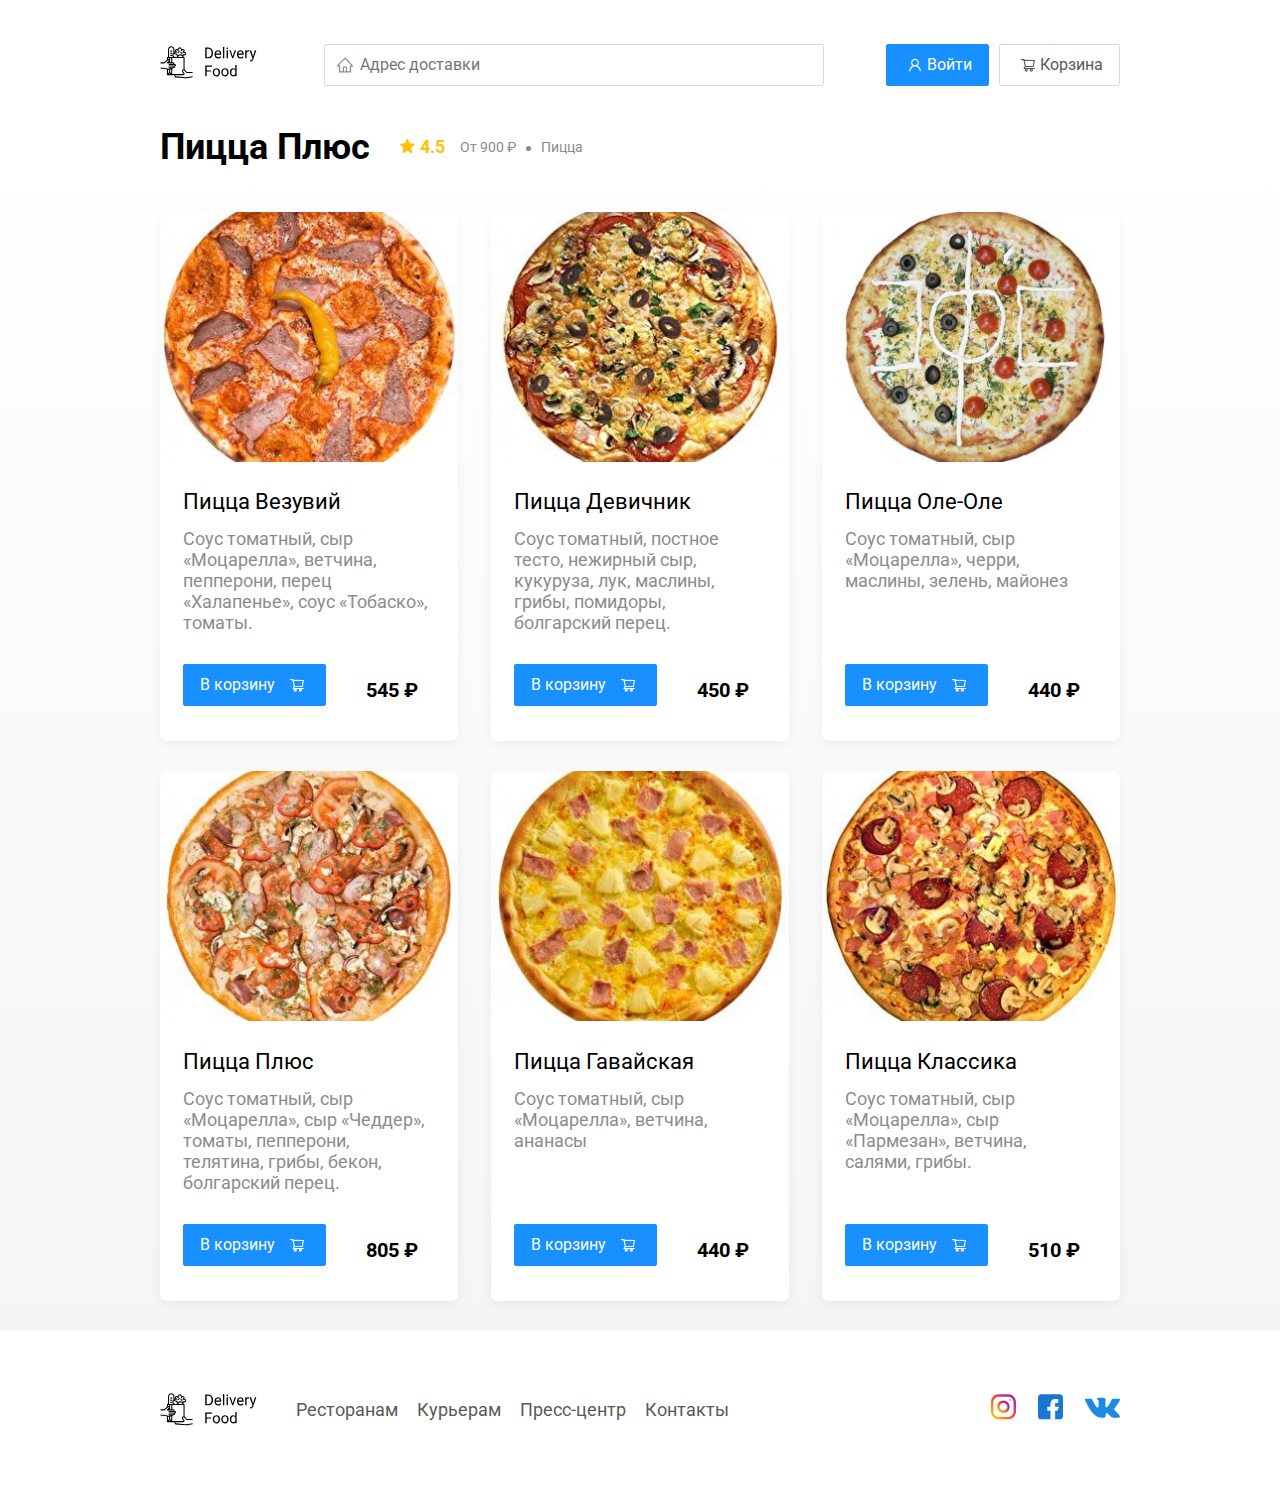
<file: restaurant.html>
<!DOCTYPE html>
<html lang="ru">
<head>
	<meta charset="UTF-8"/>
	<meta name="viewport" content="width=device-width, initial-scale=1.0"/>
	<title>PizzaBurger — доставка еды на дом</title>
	<link
			href="https://fonts.googleapis.com/css?family=Roboto:400,700&display=swap&subset=cyrillic"
			rel="stylesheet"
	/>
	<link rel="stylesheet" href="css/normalize.css"/>
	<link rel="stylesheet" href="css/style.css"/>
</head>
<body>
	<div class="container">
		<header class="header">
			<a href="index.html" class="logo">
				<img src="img/icon/logo.svg" alt="Logo"/>
			</a>
			<label class="address">
				<input type="text" class="input input-address" placeholder="Адрес доставки"/>
			</label>
			<div class="buttons">
				<button class="button button-primary button-auth">
					<span class="button-auth-svg"></span>
					<span class="button-text">Войти</span>
				</button>
				<button class="button" id="cart-button">
					<span class="button-cart-svg"></span>
					<span class="button-text">Корзина</span>
				</button>
			</div>
		</header>
	</div>
	<!-- /.container  -->

	<main class="main">
		<div class="container">
			<section class="menu">
				<div class="section-heading">
					<h2 class="section-title restaurant-title">Пицца Плюс</h2>
					<div class="card-info">
						<div class="rating">
							4.5
						</div>
						<div class="price">От 900 ₽</div>
						<div class="category">Пицца</div>
					</div>
					<!-- /.card-info -->
				</div>
				<div class="cards cards-menu">
					<div class="card">
						<img src="img/pizza-plus/pizza-vesuvius.jpg" alt="image" class="card-image"/>
						<div class="card-text">
							<div class="card-heading">
								<h3 class="card-title card-title-reg">Пицца Везувий</h3>
							</div>
							<!-- /.card-heading -->
							<div class="card-info">
								<div class="ingredients">Соус томатный, сыр «Моцарелла», ветчина, пепперони, перец
								                         «Халапенье», соус «Тобаско», томаты.
								</div>
							</div>
							<!-- /.card-info -->
							<div class="card-buttons">
								<button class="button button-primary button-add-cart">
									<span class="button-card-text">В корзину</span>
									<span class="button-cart-svg"></span>
								</button>
								<strong class="card-price-bold">545 ₽</strong>
							</div>
						</div>
						<!-- /.card-text -->
					</div>
					<!-- /.card -->

					<div class="card">
						<img src="img/pizza-plus/pizza-girls.jpg" alt="image" class="card-image"/>
						<div class="card-text">
							<div class="card-heading">
								<h3 class="card-title card-title-reg">Пицца Девичник</h3>
							</div>
							<!-- /.card-heading -->
							<div class="card-info">
								<div class="ingredients">Соус томатный, постное тесто, нежирный сыр, кукуруза, лук, маслины,
								                         грибы, помидоры, болгарский перец.
								</div>
							</div>
							<!-- /.card-info -->
							<div class="card-buttons">
								<button class="button button-primary button-add-cart">
									<span class="button-card-text">В корзину</span>
									<span class="button-cart-svg"></span>
								</button>
								<strong class="card-price-bold">450 ₽</strong>
							</div>
						</div>
						<!-- /.card-text -->
					</div>
					<!-- /.card -->

					<div class="card">
						<img src="img/pizza-plus/pizza-oleole.jpg" alt="image" class="card-image"/>
						<div class="card-text">
							<div class="card-heading">
								<h3 class="card-title card-title-reg">Пицца Оле-Оле</h3>
							</div>
							<!-- /.card-heading -->
							<div class="card-info">
								<div class="ingredients">Соус томатный, сыр «Моцарелла», черри, маслины, зелень, майонез
								</div>
							</div>
							<!-- /.card-info -->
							<div class="card-buttons">
								<button class="button button-primary button-add-cart">
									<span class="button-card-text">В корзину</span>
									<span class="button-cart-svg"></span>
								</button>
								<strong class="card-price-bold">440 ₽</strong>
							</div>
						</div>
						<!-- /.card-text -->
					</div>
					<!-- /.card -->

					<div class="card">
						<img src="img/pizza-plus/pizza-plus.jpg" alt="image" class="card-image"/>
						<div class="card-text">
							<div class="card-heading">
								<h3 class="card-title card-title-reg">Пицца Плюс</h3>
							</div>
							<!-- /.card-heading -->
							<div class="card-info">
								<div class="ingredients">Соус томатный, сыр «Моцарелла», сыр «Чеддер», томаты, пепперони,
								                         телятина, грибы, бекон, болгарский перец.
								</div>
							</div>
							<!-- /.card-info -->
							<div class="card-buttons">
								<button class="button button-primary button-add-cart">
									<span class="button-card-text">В корзину</span>
									<span class="button-cart-svg"></span>
								</button>
								<strong class="card-price-bold">805 ₽</strong>
							</div>
						</div>
						<!-- /.card-text -->
					</div>
					<!-- /.card -->

					<div class="card">
						<img src="img/pizza-plus/pizza-hawaiian.jpg" alt="image" class="card-image"/>
						<div class="card-text">
							<div class="card-heading">
								<h3 class="card-title card-title-reg">Пицца Гавайская</h3>
							</div>
							<!-- /.card-heading -->
							<div class="card-info">
								<div class="ingredients">Соус томатный, сыр «Моцарелла», ветчина, ананасы</div>
							</div>
							<!-- /.card-info -->
							<div class="card-buttons">
								<button class="button button-primary button-add-cart">
									<span class="button-card-text">В корзину</span>
									<span class="button-cart-svg"></span>
								</button>
								<strong class="card-price-bold">440 ₽</strong>
							</div>
						</div>
						<!-- /.card-text -->
					</div>
					<!-- /.card -->

					<div class="card">
						<img src="img/pizza-plus/pizza-classic.jpg" alt="image" class="card-image"/>
						<div class="card-text">
							<div class="card-heading">
								<h3 class="card-title card-title-reg">Пицца Классика</h3>
							</div>
							<!-- /.card-heading -->
							<div class="card-info">
								<div class="ingredients">Соус томатный, сыр «Моцарелла», сыр «Пармезан», ветчина, салями,
								                         грибы.
								</div>
							</div>
							<!-- /.card-info -->
							<div class="card-buttons">
								<button class="button button-primary button-add-cart">
									<span class="button-card-text">В корзину</span>
									<span class="button-cart-svg"></span>
								</button>
								<strong class="card-price-bold">510 ₽</strong>
							</div>
						</div>
						<!-- /.card-text -->
					</div>
					<!-- /.card -->
				</div>
				<!-- /.cards -->
			</section>
		</div>
		<!-- /.container -->
	</main>

	<footer class="footer">
		<div class="container">
			<div class="footer-block">
				<img src="img/icon/logo.svg" alt="logo" class="logo footer-logo"/>
				<nav class="footer-nav">
					<a href="#" class="footer-link">Ресторанам </a>
					<a href="#" class="footer-link">Курьерам</a>
					<a href="#" class="footer-link">Пресс-центр</a>
					<a href="#" class="footer-link">Контакты</a>
				</nav>
				<div class="social-links">
					<a href="#" class="social-link"><img src="img/social/instagram.svg" alt="instagram"/></a>
					<a href="#" class="social-link"><img src="img/social/fb.svg" alt="facebook"/></a>
					<a href="#" class="social-link"><img src="img/social/vk.svg" alt="vk"/></a>
				</div>
				<!-- /.social-links -->
			</div>
			<!-- /.footer-block -->
		</div>
	</footer>

	<div class="modal modal-cart">
		<div class="modal-dialog">
			<div class="modal-header">
				<h3 class="modal-title">Корзина</h3>
				<button class="close">&times;</button>
			</div>
			<!-- /.modal-header -->
			<div class="modal-body">
				<div class="food-row">
					<span class="food-name">Ролл угорь стандарт</span>
					<strong class="food-price">250 ₽</strong>
					<div class="food-counter">
						<button class="counter-button">-</button>
						<span class="counter">1</span>
						<button class="counter-button">+</button>
					</div>
				</div>
				<!-- /.foods-row -->
				<div class="food-row">
					<span class="food-name">Ролл угорь стандарт</span>
					<strong class="food-price">250 ₽</strong>
					<div class="food-counter">
						<button class="counter-button">-</button>
						<span class="counter">1</span>
						<button class="counter-button">+</button>
					</div>
				</div>
				<!-- /.foods-row -->
				<div class="food-row">
					<span class="food-name">Ролл угорь стандарт</span>
					<strong class="food-price">250 ₽</strong>
					<div class="food-counter">
						<button class="counter-button">-</button>
						<span class="counter">1</span>
						<button class="counter-button">+</button>
					</div>
				</div>
				<!-- /.foods-row -->
				<div class="food-row">
					<span class="food-name">Ролл угорь стандарт</span>
					<strong class="food-price">250 ₽</strong>
					<div class="food-counter">
						<button class="counter-button">-</button>
						<span class="counter">1</span>
						<button class="counter-button">+</button>
					</div>
				</div>
				<!-- /.foods-row -->
			</div>
			<!-- /.modal-body -->
			<div class="modal-footer">
				<span class="modal-pricetag">1250 ₽</span>
				<div class="footer-buttons">
					<button class="button button-primary">Оформить заказ</button>
					<button class="button clear-cart">Отмена</button>
				</div>
			</div>
			<!-- /.modal-footer -->
		</div>
		<!-- /.modal-dialog -->
	</div>


	<script src="js/main.js"></script>
</body>
</html>
</file>
<file: css/style.css>
* {
    box-sizing: border-box;
}

body {
    font-family: "Roboto", sans-serif;
    padding-top: 44px;
}

a,
button {
    cursor: pointer;
    color: inherit;
}

.hide {
    display: none;
}

.container {
    max-width: 1200px;
    margin: auto;
}

.header {
    display: flex;
    align-items: center;
    justify-content: space-between;
    margin-bottom: 40px;
}

.input {
    background-color: #ffffff;
    border: 1px solid #d9d9d9;
    border-radius: 2px;
    font-size: 16px;
    line-height: 24px;
    padding: 8px 8px 8px 35px;
    background-repeat: no-repeat;
    background-position: left 11px center;
}

.address {
    flex: 0.8;
}

.input-address {
    width: 100%;
    background-image: url(../img/icon/home.svg);
}

.search {
    margin-left: auto;
}

.input-search {
    width: 300px;
    background-image: url(../img/icon/search.svg);

}

.buttons {
    display: flex;
    align-items: center;
}

.button {
    display: flex;
    align-items: center;
    padding: 8px 16px;
    background: #ffffff;
    border: 1px solid #d9d9d9;
    box-sizing: border-box;
    box-shadow: 0 0 2px rgba(0, 0, 0, 0.0015);
    border-radius: 2px;
    color: #595959;
    font-size: 16px;
    line-height: 24px;
}

.button:hover {
    background: #1890ff;
    border: 1px solid #1890ff;
    color: #fff;
}


.button-primary {
    background: #1890ff;
    border: 1px solid #1890ff;
    color: #fff;
    margin-right: 10px;
}

.button-primary:hover {
    background: #ffffff;
    border: 1px solid #d9d9d9;
    color: #595959;
}

.button-icon {
    margin-right: 6px;
}

.button-card-text {
    margin-right: 10px;
}

.button-auth {
    background-position: 20px 13px;
}

.button-primary .button-auth-svg {
    width: 24px;
    height: 24px;
    background-color: #fff;
    -webkit-mask: url("../img/icon/user.svg") no-repeat 50% 50%;
    mask: url("../img/icon/user.svg") no-repeat 50% 50%;
    background-repeat: no-repeat;
}

.button-primary:hover .button-auth-svg {
    background-color: #595959;
}

.button .button-cart-svg {
    width: 24px;
    height: 24px;
    background-color: #595959;
    -webkit-mask: url("../img/icon/shopping-cart.svg") no-repeat 50% 50%;
    mask: url("../img/icon/shopping-cart.svg") no-repeat 50% 50%;
    background-repeat: no-repeat;
}

.button-primary .button-cart-svg {
    background-color: #fff;
}

.button:hover .button-cart-svg {
    background-color: #fff;
}

.button-primary:hover .button-cart-svg {
    background-color: #595959;
}

.button-cart {
    display: none;
    margin: 0 5px;
}

.button-out {
    display: none;
    margin: 0 5px;
}

.user-name {
    display: none;
    margin-right: 20px;
    font-weight: bold;
    font-size: 18px;
}

.promo-slider {

    width: 600px;
    height: 300px;

}

.promo {
    box-shadow: 0 7px 12px rgba(158, 158, 163, 0.1);
    border-radius: 10px;
    padding: 68px 70px;
    margin-bottom: 56px;
    min-height: 350px;
}

.pizza {
    background: #fff1b8 url(../img/promo/pizza.png) no-repeat top -100px right -250px / 830px
}

.kebab {
    background: #D6E4FF url(../img/promo/kebab.png) no-repeat top 45px right 40px / 450px;
}

.vegetables {
    background: #FFF566 url(../img/promo/vegetables.png) no-repeat top 0 right 0 / 825px
}

.sushi {
    background: #FFF1F0 url(../img/promo/sushi.png) no-repeat top 10px right 15px / 500px
}

.promo-title {
    font-style: normal;
    font-weight: bold;
    font-size: 39px;
    line-height: 46px;
    color: #302c34;
}

.promo-text {
    font-style: normal;
    font-weight: normal;
    font-size: 24px;
    line-height: 28px;
    color: #302c34;
    max-width: 538px;
}

.main {
    background: linear-gradient(180deg, rgba(245, 245, 245, 0) 1.04%, #f5f5f5 100%);
}

.section-heading {
    display: flex;
    align-items: center;
    margin-bottom: 44px;
}

.section-title {
    font-style: normal;
    font-weight: bold;
    font-size: 36px;
    line-height: 42px;
    margin: 0 30px 0 0;
    color: #000000;
}

.cards {
    display: flex;
    align-items: flex-start;
    justify-content: space-between;
    flex-wrap: wrap;
}

.card {
    background: #ffffff;
    box-shadow: 0 4px 12px rgba(0, 0, 0, 0.05);
    border-radius: 7px;
    overflow: hidden;
    margin-bottom: 30px;
    flex-basis: 31%;
    text-decoration: none;

}

.card-restaurant {
    cursor: pointer
}

.card-image {
    width: 100%;
    height: 250px;
    object-fit: cover;
}


.card-text {
    padding: 20px 23px 35px;
    min-height: 275px;
    display: flex;
    flex-direction: column;
}



.restaurants .card-text {
    min-height: auto;
}

.card-heading {
    display: flex;
    align-items: center;
    justify-content: space-between;
    margin-bottom: 10px;
}

.card-title {
    margin: 0;
    font-style: normal;
    font-weight: bold;
    font-size: 22px;
    line-height: 32px;
}

.card-title-reg {
    font-weight: 400;
}

.card-tag {
    font-style: normal;
    font-weight: normal;
    font-size: 12px;
    line-height: 20px;
    color: #ffffff;
    background: #262626;
    border-radius: 2px;
    padding: 1px 8px;
}

.card-info {
    display: flex;
    align-items: center;
    flex-wrap: wrap;
}

.card-buttons {
    display: flex;
    margin-top: 24px;
    flex-grow: 1;
    align-items: flex-end;
}

.card-price-bold {
    font-weight: bold;
    font-size: 20px;
    line-height: 32px;
    margin-left: 30px;
}

.rating {
    background-image: url("../img/icon/rating.svg");
    background-repeat: no-repeat;
    background-position: 0 7px;
    padding-left: 20px;
    margin-right: 26px;
    color: #ffc107;
    font-weight: bold;
    font-size: 18px;
    line-height: 32px;
}

.price,
.category {
    color: #8c8c8c;
    font-size: 18px;
    line-height: 32px;
}

.price {
    margin-right: 10px;
}

.ingredients {
    color: #8c8c8c;
    font-size: 18px;
    line-height: 21px;
}

.category {
    text-overflow: ellipsis;
    overflow: hidden;
    white-space: nowrap;
    max-width: 150px;
}

.price:after {
    content: "";
    width: 5px;
    height: 5px;
    background-color: #8c8c8c;
    display: inline-block;
    vertical-align: middle;
    border-radius: 50%;
    margin-left: 10px;
}

.footer {
    padding: 60px 0;
}

.footer-block {
    display: flex;
    align-items: center;
    justify-content: space-between;
}

.footer-nav {
    margin-left: 35px;
    margin-right: auto;
}

.footer-link {
    display: inline-block;
    color: #595959;
    font-style: normal;
    font-weight: normal;
    font-size: 18px;
    line-height: 21px;
    text-decoration: none;
}

.footer-link:not(:last-child) {
    margin-right: 15px;
}

.social-links {
    display: flex;
    align-items: center;
}

.social-link:not(:last-child) {
    margin-right: 21px;
}

.modal {
    position: fixed;
    left: 0;
    top: 0;
    width: 100%;
    height: 100%;
    background: rgba(0, 0, 0, 0.4);
    display: none;
    z-index: 999;
}

.modal-auth {
    position: fixed;
    left: 0;
    top: 0;
    width: 100%;
    height: 100%;
    background: rgba(0, 0, 0, 0.4);
    display: none;
    z-index: 999;
}

.is-open {
    display: flex;
}

.modal-dialog {
    max-width: 780px;
    width: 95%;
    background: #ffffff;
    border-radius: 5px;
    margin: auto;
    padding: 40px 45px;
}

.modal-dialog-auth {
    width: auto;
    position: relative;
}

.label-auth {
    display: block;
    margin: 30px;
}

.label-auth span {
    width: 80px;
    display: inline-block;
}

.modal-header {
    display: flex;
    align-items: center;
    justify-content: space-between;
    margin-bottom: 45px;
}

.modal-title {
    margin: 0;
    font-weight: bold;
    font-size: 36px;
    line-height: 42px;
}

.close {
    font-size: 36px;
    border: none;
    background-color: transparent;
}

.close-auth {
    font-size: 36px;
    border: none;
    background-color: transparent;
    position: absolute;
    top: 10px;
    right: 20px;
}

.modal-body {
    margin-bottom: 22px;
}

.food-row {
    display: flex;
    align-items: flex-start;
    justify-content: space-between;
    padding-bottom: 8px;
    border-bottom: 1px solid #d9d9d9;
    margin-bottom: 15px;
}

.food-name {
    font-weight: normal;
    font-size: 18px;
    line-height: 32px;
}

.food-price {
    margin-left: auto;
    margin-right: 47px;
    font-weight: bold;
    font-size: 20px;
    line-height: 32px;
}

.food-counter {
    display: flex;
    align-items: center;
}

.counter-button {
    display: flex;
    align-items: center;
    justify-content: center;
    width: 39px;
    height: 32px;
    background: #ffffff;
    border: 1px solid #40a9ff;
    box-sizing: border-box;
    border-radius: 2px;
    font-weight: normal;
    font-size: 14px;
    line-height: 22px;
    color: #40a9ff;
}

.counter-button:hover {
    background: #40a9ff;
    border: 1px solid #ffffff;
    color: #ffffff;
}

.counter {
    font-size: 16px;
    line-height: 24px;
    margin-left: 10px;
    margin-right: 10px;
}

.modal-footer {
    display: flex;
    align-items: center;
    justify-content: space-between;
}

.modal-auth .modal-footer {
    justify-content: flex-end;
}

.footer-buttons {
    display: flex;
    align-items: center;
}

.modal-pricetag {
    background: #262626;
    border-radius: 5px;
    color: #ffffff;
    padding: 15px 20px;
    font-size: 20px;
    line-height: 23px;
}

@media (max-width: 1366px) {
    .container {
        max-width: 960px;
    }

    .pizza {
        background-position: center right -300px;
        background-size: 750px;
    }


    .kebab {
        background-position: top -5px right -93px;
        background-size: 530px;
    }

    .vegetables {
        background-position: top 0 right -93px;
        background-size: 820px;
    }

    .sushi {
        background-position: center right -90px;
    }

    .rating {
        margin-right: 15px;
    }

    .category,
    .price {
        font-size: 14px;
    }
}

@media (max-width: 992px) {
    .container {
        max-width: 750px;
    }



    .pizza {
        padding: 50px;
        background-size: 500px;
        background-position: center right -200px;
    }


    .kebab {
        background-position: top 55px right -100px;
        background-size: 385px;
    }

    .vegetables {
        background-position: top 0 right -280px;
        background-size: 810px;
    }

    .sushi {
        background-position: top 30px right -175px;
    }



    .promo-text {
        font-size: 18px;
        max-width: 400px;
    }

    .card {
        flex-basis: 49%;
    }

    .footer-link {
        font-size: 16px;
    }
}

@media (max-width: 768px) {
    .container {
        max-width: 560px;
    }

    .card-info {
        flex-wrap: wrap;
    }

    .card .rating {
        flex-basis: 100%;
    }

    .card-title {
        font-size: 18px;
    }

    .card-text {
        min-height: 290px;
    }

    .card-price-bold {
        margin-left: 20px;
    }


    .pizza {
        background-size: 400px;
        background-position: bottom 50px right -200px;
    }


    .kebab {
        background-position: top -5px right -74px;
        background-size: 300px;
    }

    .vegetables {
        background-position: top 0 right -240px;
        background-size: 702px;
    }

    .sushi {
        background-position: top -24px right -75px;
        background-size: 302px;
    }

    .promo-title {
        font-size: 24px;
        line-height: 1.4;
    }

    .promo-text {
        margin-top: 0;
    }
}

@media (max-width: 578px) {
    .container {
        width: 90%;
    }

    .address {
        min-width: 100%;
        order: 1;
    }

    .header {
        flex-wrap: wrap;
    }

    .input-address {
        margin-top: 15px;
        order: 5;
        flex: 1;
    }

    .promo {
        background-image: none;
    }

    .promo-title {
        margin-bottom: 10px;
    }

    .section-title {
        font-size: 20px;
    }

    .card {
        flex-basis: 100%;
    }

    .card-text {
        min-height: auto;
    }

    .card-image {
        width: 100%;
    }

    .footer {
        padding: 30px 0;
    }

    .footer-block {
        align-items: flex-start;
    }

    .footer-nav {
        margin-left: 0;
        margin-right: 0;
        order: 0;
        display: flex;
        flex-direction: column;
    }

    .footer-logo {
        margin-right: 15px;
        order: 1;
    }

    .social-links {
        order: 2;
    }
}

@media (max-width: 480px) {
    .button-text {
        display: none;
    }

    .button-icon {
        margin: 0;
    }

    .user-name {
        margin: 10px;

    }

    .buttons {
        flex-wrap: wrap;
        margin-left: auto;
    }

    .button {
        min-height: 40px;
        padding: 5px 12px;

    }

    .button-out-svg {
        width: 24px;
        height: 24px;
        background-color: #fff;
        -webkit-mask: url(../img/icon/logout.svg) no-repeat 50% 50%;
        mask: url(../img/icon/logout.svg) no-repeat 50% 50%;
        background-repeat: no-repeat;
        -webkit-mask-size: 20px;
        mask-size: 20px;
    }

    .promo {
        padding: 20px;
    }

    .section-heading {
        flex-wrap: wrap;
    }

    .footer-block {
        flex-wrap: wrap;
        flex-direction: column;
        align-items: center;
    }

    .footer-logo {
        order: 0;
        margin-bottom: 20px;
    }

    .footer-nav {
        margin-bottom: 20px;
        text-align: center;
    }

    .footer-link:not(:last-child) {
        margin-right: 0;
    }
}
</file>
